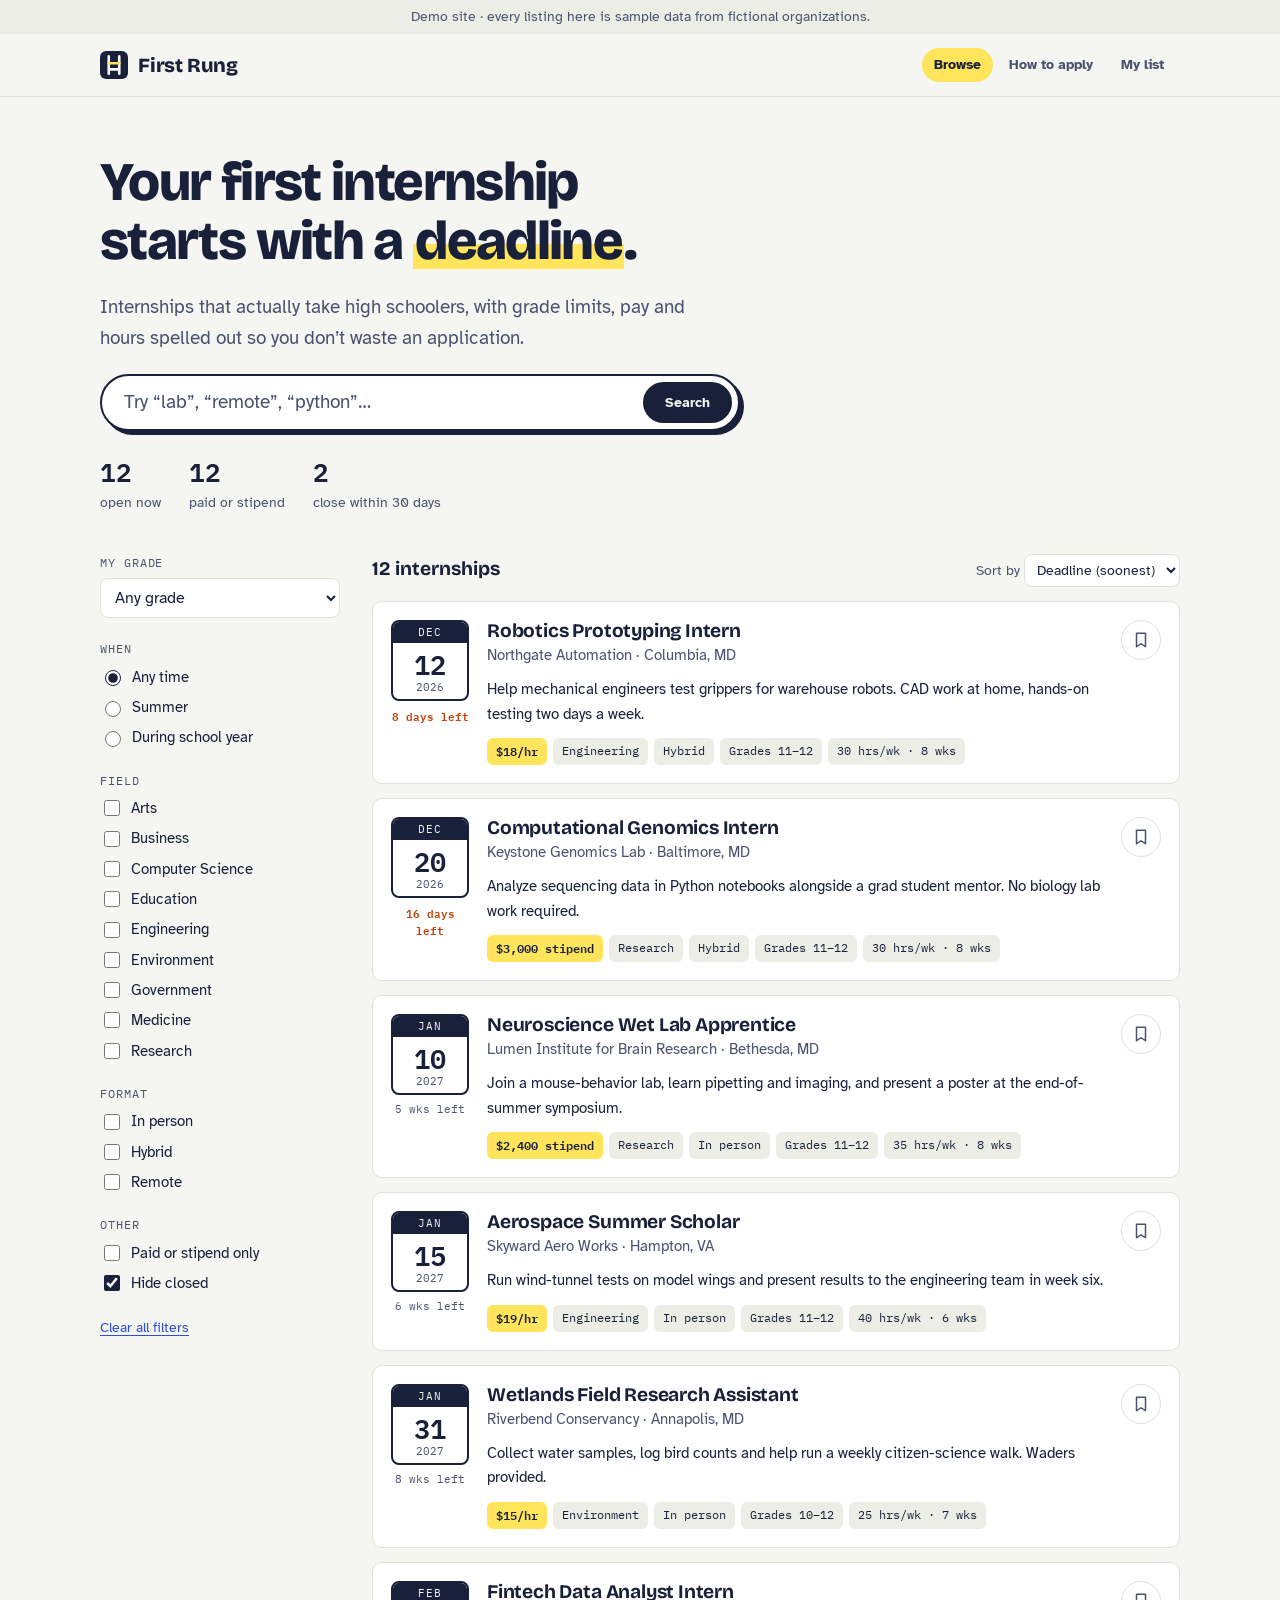
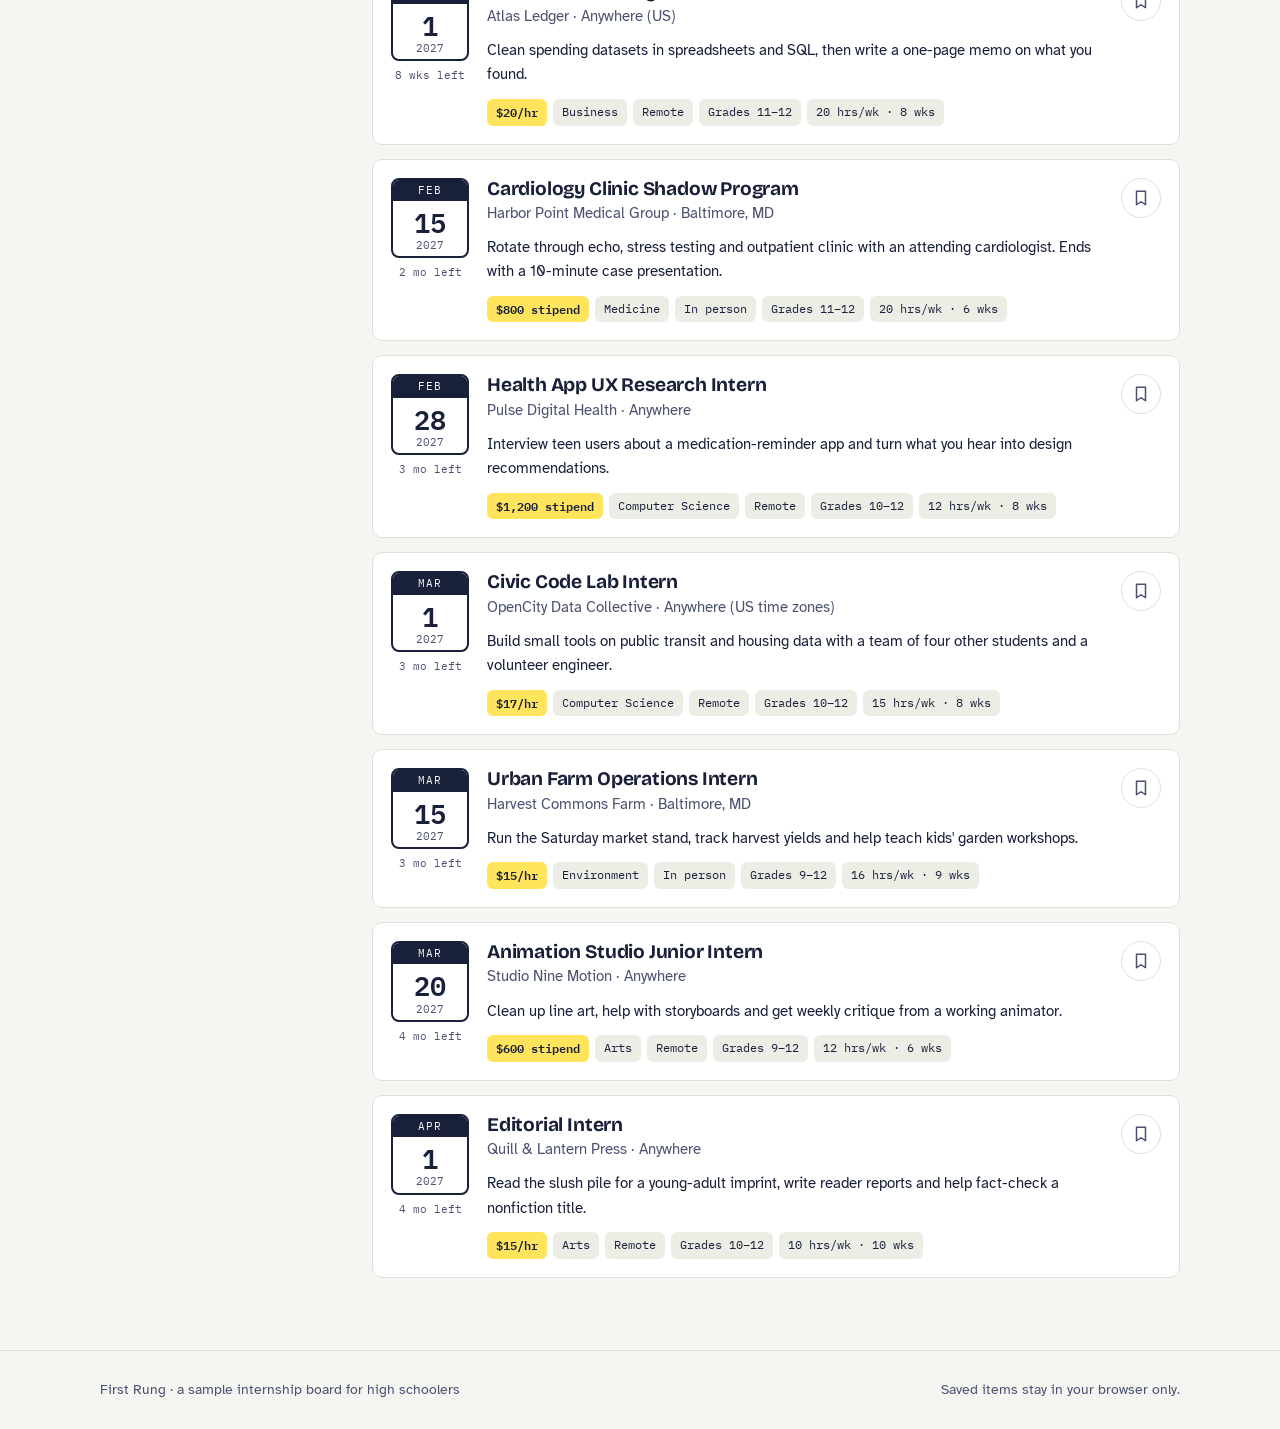
<file: index.html>
<!doctype html><html lang="en"><head><title>First Rung · High school internships</title>
<meta name="description" content="Find paid and unpaid internships open to high school students, sorted by deadline.">
<meta charset="utf-8">
<meta name="viewport" content="width=device-width, initial-scale=1">
<link rel="preconnect" href="https://fonts.googleapis.com">
<link rel="preconnect" href="https://fonts.gstatic.com" crossorigin>
<link rel="stylesheet" href="https://fonts.googleapis.com/css2?family=Atkinson+Hyperlegible:wght@400;700&family=Bricolage+Grotesque:opsz,wght@12..96,600;12..96,800&family=IBM+Plex+Mono:wght@400;600&display=swap">
<link rel="stylesheet" href="styles.css">
<link rel="icon" href="data:image/svg+xml,%3Csvg xmlns='http://www.w3.org/2000/svg' viewBox='0 0 32 32'%3E%3Crect width='32' height='32' rx='7' fill='%2318203a'/%3E%3Cpath d='M10 6v20M22 6v20M10 21h12M10 14h12' stroke='%23ffe45c' stroke-width='3' stroke-linecap='round'/%3E%3C/svg%3E">
</head><body data-page="browse">
<div class="sample-note">Demo site · every listing here is sample data from fictional organizations.</div>
<header class="site-head">
  <div class="wrap">
    <a class="brand" href="index.html">
      <svg width="28" height="28" viewBox="0 0 32 32" aria-hidden="true"><rect width="32" height="32" rx="7" fill="currentColor"/><path d="M10 6v20M22 6v20M10 21h12" stroke="var(--paper)" stroke-width="3" stroke-linecap="round"/><path d="M10 14h12" stroke="var(--hl)" stroke-width="3" stroke-linecap="round"/></svg>
      First Rung
    </a>
    <nav class="nav" aria-label="Main">
      <a href="index.html" aria-current="page">Browse</a>
      <a href="guide.html">How to apply</a>
      <a href="tracker.html">My list <span class="count-badge" data-saved-count></span></a>
    </nav>
  </div>
</header>
<main>
  <section class="wrap hero">
    <h1>Your first internship starts with a <span class="mark">deadline</span>.</h1>
    <p>Internships that actually take high schoolers, with grade limits, pay and hours spelled out so you don’t waste an application.</p>
    <form class="search" id="search-form" role="search">
      <label for="q" class="visually-hidden" style="position:absolute;left:-9999px">Search internships</label>
      <input id="q" type="search" placeholder="Try “lab”, “remote”, “python”…" autocomplete="off">
      <button class="btn" type="submit">Search</button>
    </form>
    <div class="stats" aria-label="Board summary">
      <div><b id="stat-open">–</b>open now</div>
      <div><b id="stat-paid">–</b>paid or stipend</div>
      <div><b id="stat-soon">–</b>close within 30 days</div>
    </div>
  </section>

  <section class="wrap board" id="results">
    <form class="filters" id="filters" data-collapsed="true" aria-label="Filters">
      <button class="btn ghost toggle-filters" type="button" id="toggle-filters" aria-expanded="false" aria-controls="filter-body">Show filters</button>
      <div class="filter-body" id="filter-body">
        <fieldset>
          <legend>My grade</legend>
          <select name="grade" id="f-grade" aria-label="My grade">
            <option value="">Any grade</option><option value="9">9th</option><option value="10">10th</option><option value="11">11th</option><option value="12">12th</option>
          </select>
        </fieldset>
        <fieldset>
          <legend>When</legend>
          <label><input type="radio" name="season" value="any" checked id="s-any"> Any time</label>
          <label><input type="radio" name="season" value="Summer" id="s-summer"> Summer</label>
          <label><input type="radio" name="season" value="School year" id="s-year"> During school year</label>
        </fieldset>
        <fieldset>
          <legend>Field</legend>
          <div id="field-opts" style="display:grid;gap:6px"></div>
        </fieldset>
        <fieldset>
          <legend>Format</legend>
          <label><input type="checkbox" name="mode" value="In person" id="m-in"> In person</label>
          <label><input type="checkbox" name="mode" value="Hybrid" id="m-hy"> Hybrid</label>
          <label><input type="checkbox" name="mode" value="Remote" id="m-re"> Remote</label>
        </fieldset>
        <fieldset>
          <legend>Other</legend>
          <label><input type="checkbox" name="paid" id="f-paid"> Paid or stipend only</label>
          <label><input type="checkbox" name="hideClosed" id="f-closed" checked> Hide closed</label>
        </fieldset>
        <button type="button" class="clear" id="clear">Clear all filters</button>
      </div>
    </form>

    <div style="min-width:0">
      <div class="results-head">
        <h2 id="result-count" aria-live="polite">Internships</h2>
        <label style="font-size:.85rem;color:var(--ink-2)">Sort by
          <select id="sort">
            <option value="deadline">Deadline (soonest)</option>
            <option value="pay">Pay (highest)</option>
            <option value="hours">Hours (fewest)</option>
          </select>
        </label>
      </div>
      <div class="list" id="list"></div>
    </div>
  </section>
</main>
<footer class="site-foot"><div class="wrap"><span>First Rung · a sample internship board for high schoolers</span><span>Saved items stay in your browser only.</span></div></footer>
<script src="data.js"></script>
<script src="app.js"></script>
</body></html>
</file>
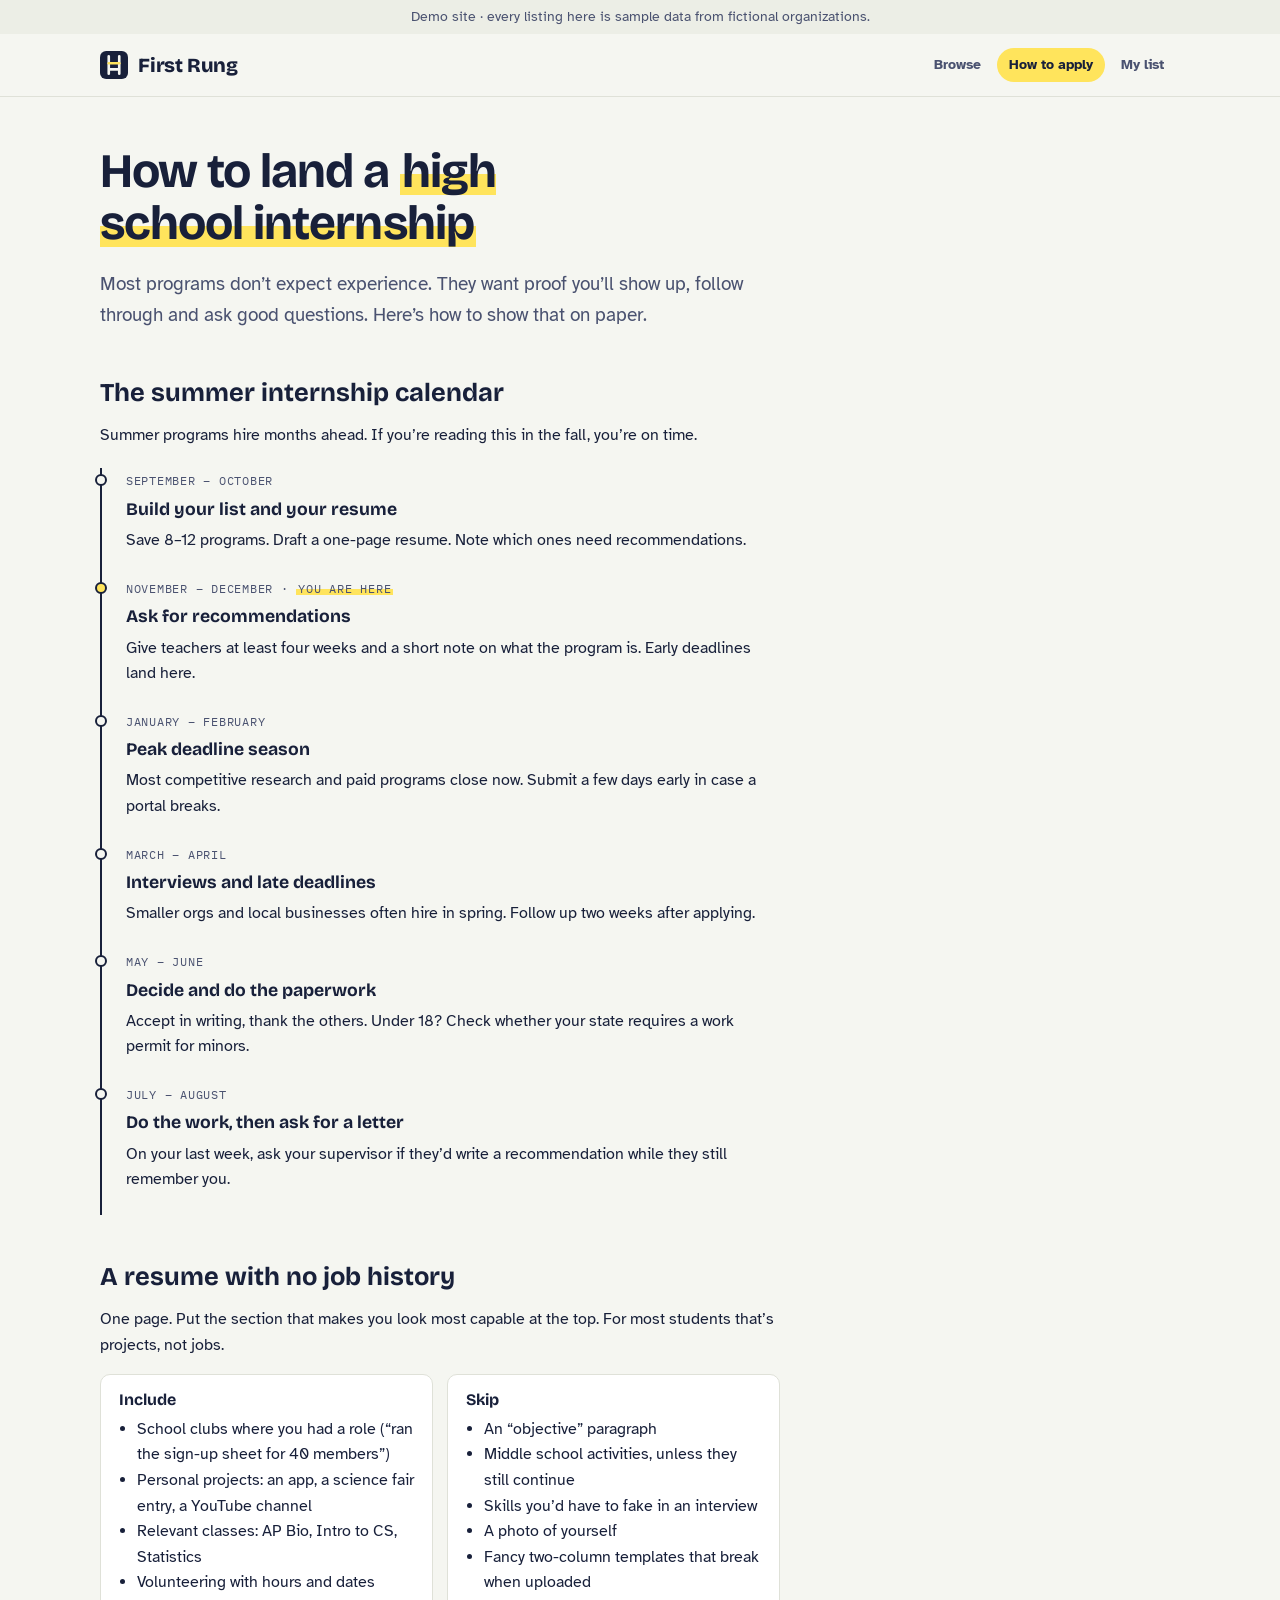
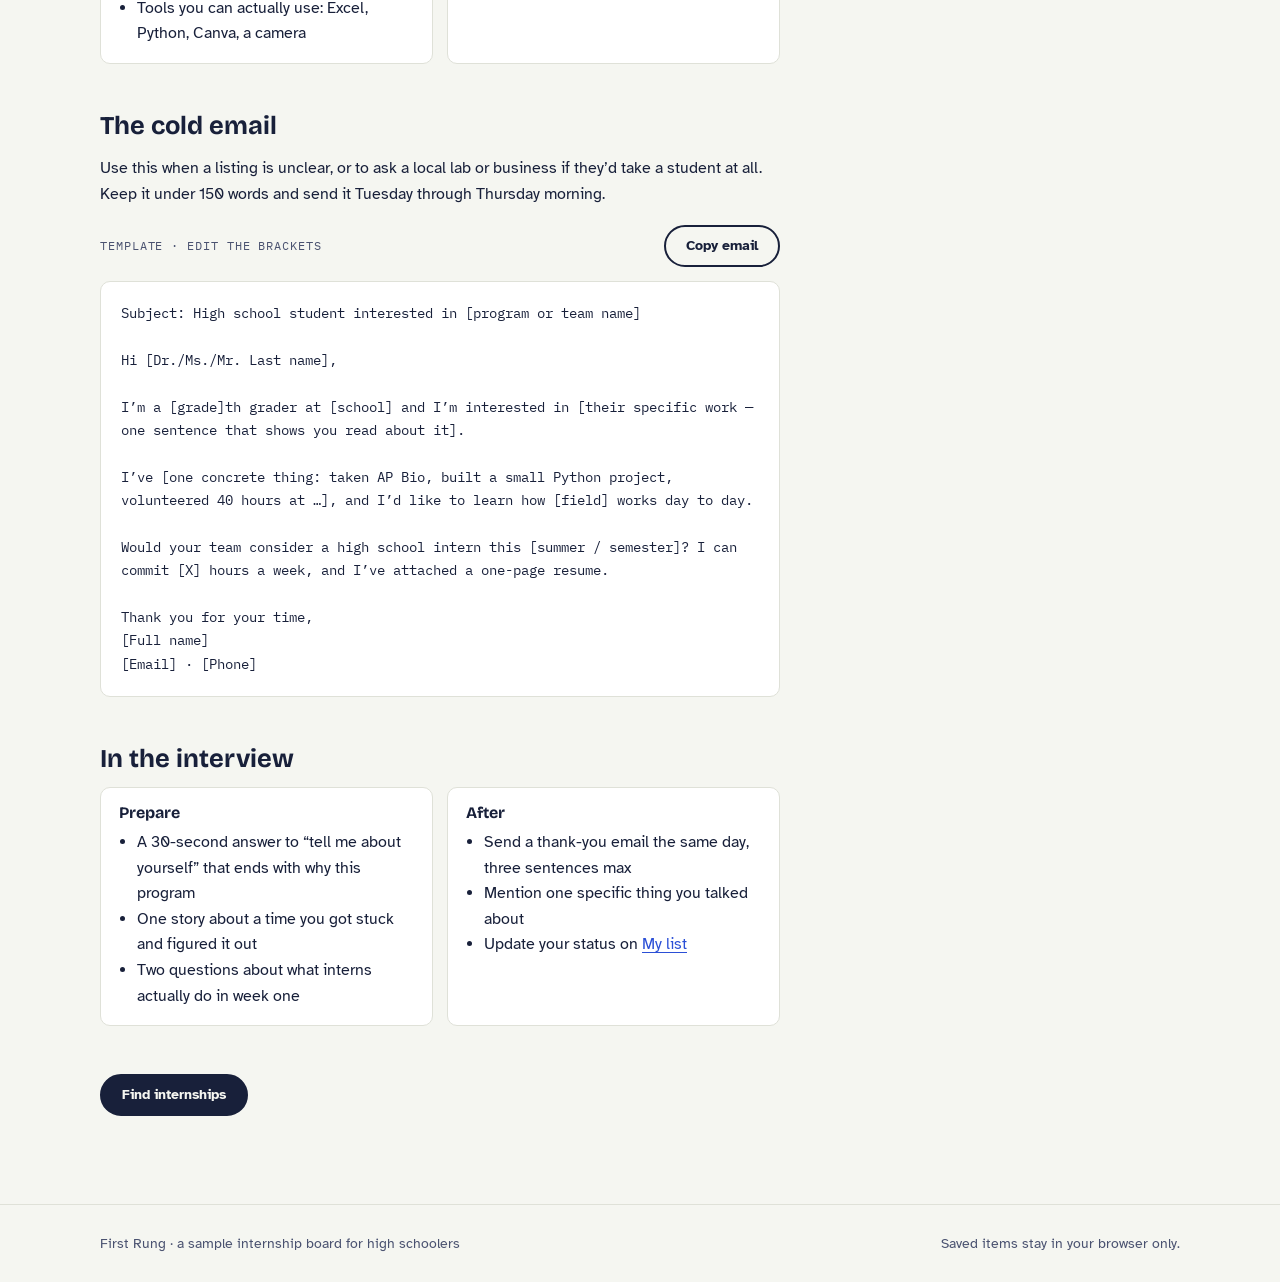
<file: guide.html>
<!doctype html><html lang="en"><head><title>How to apply · First Rung</title>
<meta charset="utf-8">
<meta name="viewport" content="width=device-width, initial-scale=1">
<meta name="description" content="A month-by-month plan, a no-experience resume layout and a cold email template for high school internship applications.">
<link rel="preconnect" href="https://fonts.googleapis.com">
<link rel="preconnect" href="https://fonts.gstatic.com" crossorigin>
<link rel="stylesheet" href="https://fonts.googleapis.com/css2?family=Atkinson+Hyperlegible:wght@400;700&family=Bricolage+Grotesque:opsz,wght@12..96,600;12..96,800&family=IBM+Plex+Mono:wght@400;600&display=swap">
<link rel="stylesheet" href="styles.css">
<link rel="icon" href="data:image/svg+xml,%3Csvg xmlns='http://www.w3.org/2000/svg' viewBox='0 0 32 32'%3E%3Crect width='32' height='32' rx='7' fill='%2318203a'/%3E%3Cpath d='M10 6v20M22 6v20M10 21h12M10 14h12' stroke='%23ffe45c' stroke-width='3' stroke-linecap='round'/%3E%3C/svg%3E">
</head><body data-page="guide">
<div class="sample-note">Demo site · every listing here is sample data from fictional organizations.</div>
<header class="site-head">
  <div class="wrap">
    <a class="brand" href="index.html">
      <svg width="28" height="28" viewBox="0 0 32 32" aria-hidden="true"><rect width="32" height="32" rx="7" fill="currentColor"/><path d="M10 6v20M22 6v20M10 21h12" stroke="var(--paper)" stroke-width="3" stroke-linecap="round"/><path d="M10 14h12" stroke="var(--hl)" stroke-width="3" stroke-linecap="round"/></svg>
      First Rung
    </a>
    <nav class="nav" aria-label="Main">
      <a href="index.html">Browse</a>
      <a href="guide.html" aria-current="page">How to apply</a>
      <a href="tracker.html">My list <span class="count-badge" data-saved-count></span></a>
    </nav>
  </div>
</header>

<main class="wrap">
  <article class="prose" style="padding-block:48px 72px">
    <h1 style="font-size:clamp(2rem,5vw,3rem);letter-spacing:-0.02em">How to land a <span class="mark">high school internship</span></h1>
    <p style="font-size:1.2rem;color:var(--ink-2)">Most programs don’t expect experience. They want proof you’ll show up, follow through and ask good questions. Here’s how to show that on paper.</p>

    <h2>The summer internship calendar</h2>
    <p>Summer programs hire months ahead. If you’re reading this in the fall, you’re on time.</p>
    <ol class="timeline">
      <li data-months="8,9"><span class="when">September – October</span><strong>Build your list and your resume</strong><p>Save 8–12 programs. Draft a one-page resume. Note which ones need recommendations.</p></li>
      <li data-months="10,11"><span class="when">November – December</span><strong>Ask for recommendations</strong><p>Give teachers at least four weeks and a short note on what the program is. Early deadlines land here.</p></li>
      <li data-months="0,1"><span class="when">January – February</span><strong>Peak deadline season</strong><p>Most competitive research and paid programs close now. Submit a few days early in case a portal breaks.</p></li>
      <li data-months="2,3"><span class="when">March – April</span><strong>Interviews and late deadlines</strong><p>Smaller orgs and local businesses often hire in spring. Follow up two weeks after applying.</p></li>
      <li data-months="4,5"><span class="when">May – June</span><strong>Decide and do the paperwork</strong><p>Accept in writing, thank the others. Under 18? Check whether your state requires a work permit for minors.</p></li>
      <li data-months="6,7"><span class="when">July – August</span><strong>Do the work, then ask for a letter</strong><p>On your last week, ask your supervisor if they’d write a recommendation while they still remember you.</p></li>
    </ol>

    <h2>A resume with no job history</h2>
    <p>One page. Put the section that makes you look most capable at the top. For most students that’s projects, not jobs.</p>
    <div class="do-dont">
      <div>
        <h3>Include</h3>
        <ul>
          <li>School clubs where you had a role (“ran the sign-up sheet for 40 members”)</li>
          <li>Personal projects: an app, a science fair entry, a YouTube channel</li>
          <li>Relevant classes: AP Bio, Intro to CS, Statistics</li>
          <li>Volunteering with hours and dates</li>
          <li>Tools you can actually use: Excel, Python, Canva, a camera</li>
        </ul>
      </div>
      <div>
        <h3>Skip</h3>
        <ul>
          <li>An “objective” paragraph</li>
          <li>Middle school activities, unless they still continue</li>
          <li>Skills you’d have to fake in an interview</li>
          <li>A photo of yourself</li>
          <li>Fancy two-column templates that break when uploaded</li>
        </ul>
      </div>
    </div>

    <h2 id="apply">The cold email</h2>
    <p>Use this when a listing is unclear, or to ask a local lab or business if they’d take a student at all. Keep it under 150 words and send it Tuesday through Thursday morning.</p>
    <div class="template-bar">
      <span class="label" style="margin:0">Template · edit the brackets</span>
      <button class="btn ghost" type="button" data-copy="email-template">Copy email</button>
    </div>
    <div class="template" id="email-template">Subject: High school student interested in [program or team name]

Hi [Dr./Ms./Mr. Last name],

I’m a [grade]th grader at [school] and I’m interested in [their specific work — one sentence that shows you read about it].

I’ve [one concrete thing: taken AP Bio, built a small Python project, volunteered 40 hours at …], and I’d like to learn how [field] works day to day.

Would your team consider a high school intern this [summer / semester]? I can commit [X] hours a week, and I’ve attached a one-page resume.

Thank you for your time,
[Full name]
[Email] · [Phone]</div>

    <h2>In the interview</h2>
    <div class="do-dont">
      <div>
        <h3>Prepare</h3>
        <ul>
          <li>A 30-second answer to “tell me about yourself” that ends with why this program</li>
          <li>One story about a time you got stuck and figured it out</li>
          <li>Two questions about what interns actually do in week one</li>
        </ul>
      </div>
      <div>
        <h3>After</h3>
        <ul>
          <li>Send a thank-you email the same day, three sentences max</li>
          <li>Mention one specific thing you talked about</li>
          <li>Update your status on <a href="tracker.html">My list</a></li>
        </ul>
      </div>
    </div>

    <p style="margin-top:48px"><a class="btn" href="index.html">Find internships</a></p>
  </article>
</main>

<footer class="site-foot"><div class="wrap"><span>First Rung · a sample internship board for high schoolers</span><span>Saved items stay in your browser only.</span></div></footer>
<script src="data.js"></script>
<script src="app.js"></script>
</body></html>
</file>
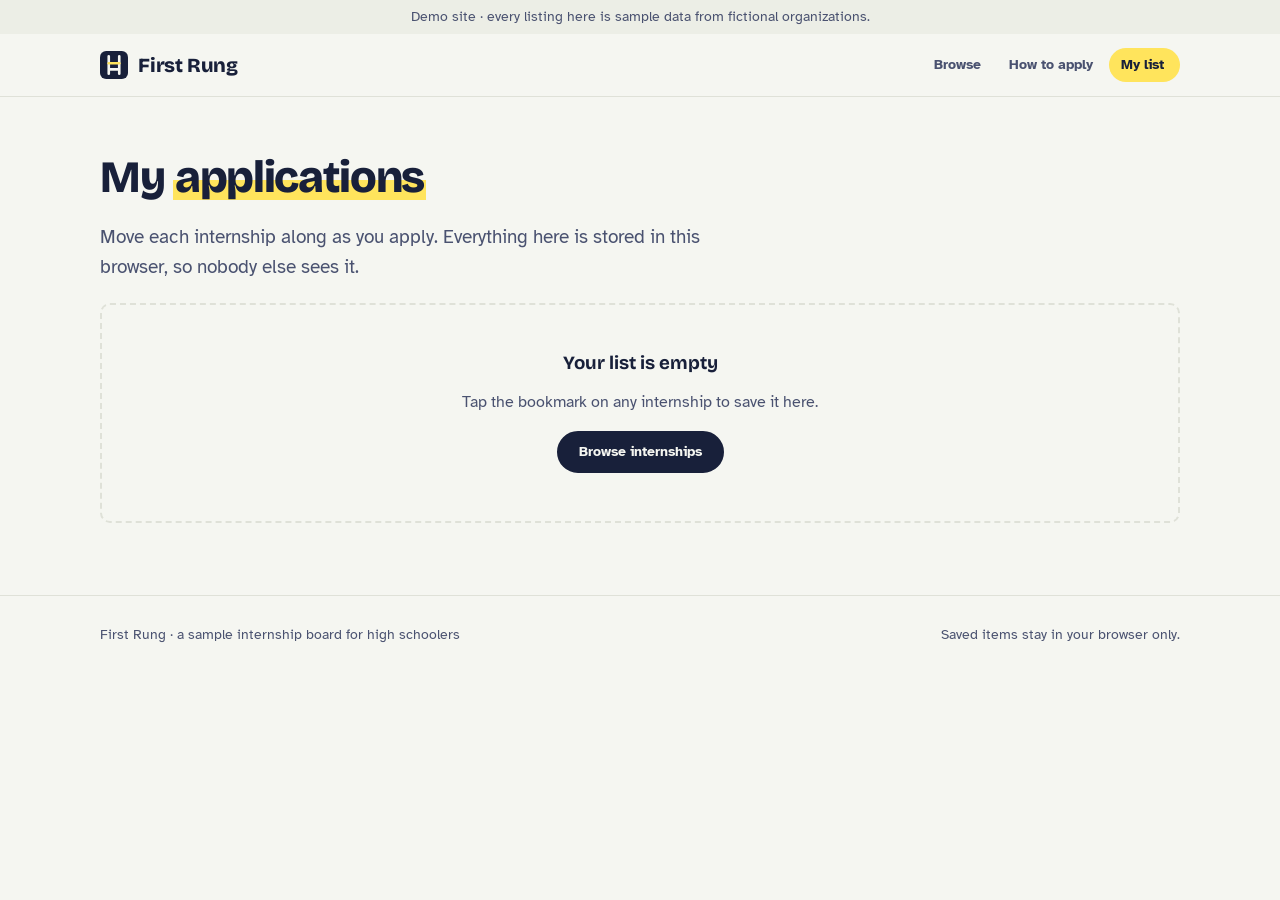
<file: tracker.html>
<!doctype html><html lang="en"><head><title>My list · First Rung</title>
<meta charset="utf-8">
<meta name="viewport" content="width=device-width, initial-scale=1">
<link rel="preconnect" href="https://fonts.googleapis.com">
<link rel="preconnect" href="https://fonts.gstatic.com" crossorigin>
<link rel="stylesheet" href="https://fonts.googleapis.com/css2?family=Atkinson+Hyperlegible:wght@400;700&family=Bricolage+Grotesque:opsz,wght@12..96,600;12..96,800&family=IBM+Plex+Mono:wght@400;600&display=swap">
<link rel="stylesheet" href="styles.css">
<link rel="icon" href="data:image/svg+xml,%3Csvg xmlns='http://www.w3.org/2000/svg' viewBox='0 0 32 32'%3E%3Crect width='32' height='32' rx='7' fill='%2318203a'/%3E%3Cpath d='M10 6v20M22 6v20M10 21h12M10 14h12' stroke='%23ffe45c' stroke-width='3' stroke-linecap='round'/%3E%3C/svg%3E">
</head><body data-page="tracker">
<div class="sample-note">Demo site · every listing here is sample data from fictional organizations.</div>
<header class="site-head">
  <div class="wrap">
    <a class="brand" href="index.html">
      <svg width="28" height="28" viewBox="0 0 32 32" aria-hidden="true"><rect width="32" height="32" rx="7" fill="currentColor"/><path d="M10 6v20M22 6v20M10 21h12" stroke="var(--paper)" stroke-width="3" stroke-linecap="round"/><path d="M10 14h12" stroke="var(--hl)" stroke-width="3" stroke-linecap="round"/></svg>
      First Rung
    </a>
    <nav class="nav" aria-label="Main">
      <a href="index.html">Browse</a>
      <a href="guide.html">How to apply</a>
      <a href="tracker.html" aria-current="page">My list <span class="count-badge" data-saved-count></span></a>
    </nav>
  </div>
</header>
<main class="wrap">
  <section class="hero" style="padding-bottom:20px">
    <h1 style="font-size:clamp(1.9rem,4vw,2.8rem)">My <span class="mark">applications</span></h1>
    <p>Move each internship along as you apply. Everything here is stored in this browser, so nobody else sees it.</p>
  </section>
  <div class="empty" id="tracker-empty" hidden style="margin-bottom:72px">
    <h3>Your list is empty</h3>
    <p>Tap the bookmark on any internship to save it here.</p>
    <a class="btn" href="index.html">Browse internships</a>
  </div>
  <div class="tracker" id="tracker"></div>
</main>
<footer class="site-foot"><div class="wrap"><span>First Rung · a sample internship board for high schoolers</span><span>Saved items stay in your browser only.</span></div></footer>
<script src="data.js"></script>
<script src="app.js"></script>
</body></html>
</file>
<file: styles.css>
/* Layout: a student planner page — tear-off deadline blocks down the left of each listing,
   highlighter marks for what matters, a narrow filter rail beside the results. */
:root {
  --paper: #f5f6f1;
  --card: #ffffff;
  --ink: #18203a;
  --ink-2: #4a5270;
  --rule: #dfe1d8;
  --hl: #ffe45c;          /* highlighter */
  --hl-ink: #18203a;
  --pencil: #2b4fd6;      /* blue pencil — links, focus */
  --open: #1d7a4a;
  --soon: #c2410c;
  --closed: #8a8d99;
  --chip: #eceee6;

  --display: "Bricolage Grotesque", "Avenir Next", "Segoe UI", system-ui, sans-serif;
  --body: "Atkinson Hyperlegible", "Helvetica Neue", Arial, sans-serif;
  --mono: "IBM Plex Mono", ui-monospace, "SF Mono", Menlo, monospace;

  --step--1: 0.85rem;
  --step-0: 1rem;
  --step-1: 1.2rem;
  --step-2: 1.6rem;
  --step-3: clamp(2rem, 5vw, 3.4rem);
  --radius: 10px;
  color-scheme: light;
}
@media (prefers-color-scheme: dark) {
  :root:not([data-theme="light"]) {
    --paper: #12162a; --card: #1a1f36; --ink: #eef0f7; --ink-2: #a7adc4; --rule: #2c3350;
    --hl: #f5d63d; --hl-ink: #12162a; --pencil: #8aa4ff; --open: #4ccb88; --soon: #ff8a4c;
    --closed: #7d8299; --chip: #252b47; color-scheme: dark;
  }
}
:root[data-theme="dark"] {
  --paper: #12162a; --card: #1a1f36; --ink: #eef0f7; --ink-2: #a7adc4; --rule: #2c3350;
  --hl: #f5d63d; --hl-ink: #12162a; --pencil: #8aa4ff; --open: #4ccb88; --soon: #ff8a4c;
  --closed: #7d8299; --chip: #252b47; color-scheme: dark;
}

*, *::before, *::after { box-sizing: border-box; }
html { -webkit-text-size-adjust: 100%; }
body {
  margin: 0;
  background: var(--paper);
  color: var(--ink);
  font: 400 var(--step-0)/1.6 var(--body);
}
img { max-width: 100%; }
[hidden] { display: none !important; }
a { color: var(--pencil); text-underline-offset: 3px; }
:focus-visible { outline: 3px solid var(--pencil); outline-offset: 2px; border-radius: 4px; }
h1, h2, h3 { font-family: var(--display); line-height: 1.1; text-wrap: balance; margin: 0; }

.wrap { width: 100%; max-width: 1120px; margin-inline: auto; padding-inline: 20px; }

/* ---------- Header ---------- */
.site-head {
  position: sticky; top: 0; z-index: 10;
  background: color-mix(in srgb, var(--paper) 88%, transparent);
  backdrop-filter: blur(8px);
  border-bottom: 1px solid var(--rule);
}
.site-head .wrap { display: flex; align-items: center; gap: 24px; padding-block: 14px; flex-wrap: wrap; }
.brand { display: flex; align-items: center; gap: 10px; text-decoration: none; color: var(--ink); font-family: var(--display); font-weight: 800; font-size: 1.25rem; letter-spacing: -0.01em; }
.brand svg { flex: none; }
.nav { display: flex; gap: 4px; margin-left: auto; flex-wrap: wrap; }
.nav a {
  color: var(--ink-2); text-decoration: none; padding: 6px 12px; border-radius: 999px; font-weight: 700; font-size: var(--step--1);
}
.nav a:hover { color: var(--ink); background: var(--chip); }
.nav a[aria-current="page"] { color: var(--hl-ink); background: var(--hl); }
.count-badge { font-family: var(--mono); font-size: 0.75rem; margin-left: 4px; }

.sample-note {
  font-size: var(--step--1); color: var(--ink-2); background: var(--chip);
  text-align: center; padding: 6px 16px;
}

/* ---------- Hero ---------- */
.hero { padding-block: 56px 32px; display: grid; gap: 20px; }
.hero h1 { font-size: var(--step-3); font-weight: 800; letter-spacing: -0.03em; max-width: 16ch; }
.mark { background: linear-gradient(transparent 55%, var(--hl) 55% 92%, transparent 92%); padding-inline: 2px; }
.hero p { font-size: var(--step-1); color: var(--ink-2); max-width: 52ch; margin: 0; }
.search {
  display: flex; gap: 8px; max-width: 640px; background: var(--card); border: 2px solid var(--ink);
  border-radius: 999px; padding: 6px 6px 6px 20px; box-shadow: 4px 4px 0 var(--ink);
}
.search input { flex: 1; min-width: 0; border: 0; background: none; font: inherit; font-size: var(--step-1); color: var(--ink); outline: none; }
.search input::placeholder { color: var(--ink-2); }
.btn {
  display: inline-flex; align-items: center; justify-content: center; gap: 8px;
  font: 700 var(--step--1)/1 var(--body); border-radius: 999px; padding: 12px 20px;
  border: 2px solid var(--ink); background: var(--ink); color: var(--paper); cursor: pointer; text-decoration: none;
  transition: transform .12s ease, box-shadow .12s ease;
}
.btn:hover { transform: translate(-1px, -1px); box-shadow: 3px 3px 0 var(--hl); }
.btn.ghost { background: transparent; color: var(--ink); }
.btn.ghost:hover { box-shadow: 3px 3px 0 var(--ink); }
.btn.hl { background: var(--hl); color: var(--hl-ink); border-color: var(--hl-ink); }

.stats { display: flex; gap: 28px; flex-wrap: wrap; font-size: var(--step--1); color: var(--ink-2); }
.stats b { display: block; font-family: var(--mono); font-size: var(--step-2); color: var(--ink); font-weight: 600; }

/* ---------- Board ---------- */
.board { display: grid; grid-template-columns: 240px minmax(0, 1fr); gap: 32px; padding-block: 8px 72px; align-items: start; }
.filters { position: sticky; top: 84px; display: grid; gap: 22px; }
.filters fieldset { border: 0; padding: 0; margin: 0; display: grid; gap: 6px; }
.filters legend, .label {
  font-family: var(--mono); font-size: 0.72rem; text-transform: uppercase; letter-spacing: 0.08em; color: var(--ink-2); margin-bottom: 6px; padding: 0;
}
.filters label { display: flex; align-items: center; gap: 8px; cursor: pointer; font-size: 0.95rem; }
.filters input[type="checkbox"], .filters input[type="radio"] { accent-color: var(--ink); width: 16px; height: 16px; }
.filters select {
  font: inherit; padding: 8px 10px; border-radius: 8px; border: 1px solid var(--rule); background: var(--card); color: var(--ink);
}
.toggle-filters { display: none; }
.clear { background: none; border: 0; padding: 0; color: var(--pencil); font: inherit; font-size: var(--step--1); cursor: pointer; text-decoration: underline; text-underline-offset: 3px; justify-self: start; }

.results-head { display: flex; align-items: baseline; justify-content: space-between; gap: 12px; flex-wrap: wrap; margin-bottom: 14px; }
.results-head h2 { font-size: var(--step-1); }
.results-head select { font: inherit; font-size: var(--step--1); padding: 6px 8px; border-radius: 8px; border: 1px solid var(--rule); background: var(--card); color: var(--ink); }

.list { display: grid; gap: 14px; }
.listing {
  display: grid; grid-template-columns: 78px minmax(0, 1fr) auto; gap: 18px; align-items: start;
  background: var(--card); border: 1px solid var(--rule); border-radius: var(--radius); padding: 18px;
  transition: border-color .15s ease, transform .15s ease;
}
.listing:hover { border-color: var(--ink); }
.listing.is-closed { opacity: .62; }

/* tear-off calendar block */
.cal {
  border: 2px solid var(--ink); border-radius: 8px; text-align: center; overflow: hidden; background: var(--card);
  font-family: var(--mono); line-height: 1;
}
.cal .m { background: var(--ink); color: var(--paper); font-size: 0.7rem; letter-spacing: 0.1em; padding: 5px 0; text-transform: uppercase; }
.cal .d { font-size: 1.7rem; font-weight: 600; padding: 8px 0 4px; }
.cal .y { font-size: 0.66rem; color: var(--ink-2); padding-bottom: 6px; }
.cal-cap { font-family: var(--mono); font-size: 0.68rem; text-align: center; margin-top: 6px; color: var(--ink-2); }
.cal-cap.soon { color: var(--soon); font-weight: 600; }
.cal-cap.closed { color: var(--closed); }

.listing h3 { font-size: var(--step-1); font-weight: 700; letter-spacing: -0.01em; }
.listing h3 a { color: var(--ink); text-decoration: none; }
.listing h3 a:hover { text-decoration: underline; text-decoration-color: var(--hl); text-decoration-thickness: 4px; }
.org { color: var(--ink-2); font-size: 0.95rem; margin-top: 2px; }
.listing p { margin: 10px 0 0; font-size: 0.95rem; max-width: 65ch; }
.chips { display: flex; flex-wrap: wrap; gap: 6px; margin-top: 12px; }
.chip { font-family: var(--mono); font-size: 0.74rem; background: var(--chip); color: var(--ink); padding: 4px 9px; border-radius: 6px; white-space: nowrap; }
.chip.pay { background: var(--hl); color: var(--hl-ink); font-weight: 600; }
.chip.unpaid { background: transparent; border: 1px dashed var(--ink-2); color: var(--ink-2); }

.save {
  width: 40px; height: 40px; border-radius: 50%; border: 1px solid var(--rule); background: var(--card); color: var(--ink-2);
  display: grid; place-items: center; cursor: pointer; transition: all .15s ease;
}
.save:hover { border-color: var(--ink); color: var(--ink); }
.save[aria-pressed="true"] { background: var(--hl); color: var(--hl-ink); border-color: var(--hl-ink); }

.empty { padding: 48px 24px; text-align: center; border: 2px dashed var(--rule); border-radius: var(--radius); color: var(--ink-2); }
.empty h3 { color: var(--ink); margin-bottom: 8px; }

/* ---------- Detail page ---------- */
.crumb { font-size: var(--step--1); padding-top: 28px; }
.detail { display: grid; grid-template-columns: minmax(0, 1fr) 320px; gap: 40px; padding-block: 20px 72px; align-items: start; }
.detail h1 { font-size: clamp(1.9rem, 4vw, 2.8rem); font-weight: 800; letter-spacing: -0.02em; }
.detail .org { font-size: var(--step-1); margin-top: 6px; }
.detail .lede { font-size: var(--step-1); margin: 22px 0 0; max-width: 60ch; }
.section { margin-top: 36px; }
.section h2 { font-size: var(--step-1); margin-bottom: 12px; }
.checklist { list-style: none; padding: 0; margin: 0; display: grid; gap: 8px; }
.checklist li { display: flex; gap: 10px; align-items: flex-start; }
.checklist input { margin-top: 5px; accent-color: var(--ink); width: 16px; height: 16px; flex: none; }
.checklist label { cursor: pointer; }
.side { position: sticky; top: 84px; background: var(--card); border: 2px solid var(--ink); border-radius: var(--radius); padding: 22px; display: grid; gap: 16px; box-shadow: 5px 5px 0 var(--ink); }
.facts { display: grid; grid-template-columns: auto 1fr; gap: 8px 16px; margin: 0; font-size: 0.95rem; }
.facts dt { font-family: var(--mono); font-size: 0.72rem; text-transform: uppercase; letter-spacing: 0.08em; color: var(--ink-2); padding-top: 3px; }
.facts dd { margin: 0; font-variant-numeric: tabular-nums; }
.eligible { border-radius: 8px; padding: 12px 14px; font-size: 0.92rem; background: var(--chip); }
.eligible select { font: inherit; padding: 4px 6px; border-radius: 6px; border: 1px solid var(--rule); background: var(--card); color: var(--ink); }
.eligible .verdict { margin-top: 8px; font-weight: 700; }
.verdict.yes { color: var(--open); }
.verdict.no { color: var(--soon); }

/* ---------- Guide ---------- */
.prose { max-width: 68ch; }
.prose h2 { font-size: var(--step-2); margin: 48px 0 14px; }
.prose p, .prose li { color: var(--ink); }
.timeline { list-style: none; padding: 0; margin: 20px 0 0; display: grid; gap: 0; border-left: 2px solid var(--ink); }
.timeline li { position: relative; padding: 0 0 22px 24px; }
.timeline li::before { content: ""; position: absolute; left: -7px; top: 6px; width: 12px; height: 12px; border-radius: 50%; background: var(--paper); border: 2px solid var(--ink); }
.timeline li.now::before { background: var(--hl); }
.timeline .when { font-family: var(--mono); font-size: 0.78rem; text-transform: uppercase; letter-spacing: 0.06em; color: var(--ink-2); }
.timeline strong { display: block; font-family: var(--display); font-size: 1.1rem; margin: 2px 0 4px; }
.timeline p { margin: 0; }
.template {
  background: var(--card); border: 1px solid var(--rule); border-radius: var(--radius); padding: 20px; margin-top: 14px;
  font-family: var(--mono); font-size: 0.86rem; line-height: 1.7; white-space: pre-wrap; overflow-x: auto;
}
.template-bar { display: flex; justify-content: space-between; align-items: center; gap: 12px; margin-top: 18px; flex-wrap: wrap; }
.do-dont { display: grid; grid-template-columns: repeat(auto-fit, minmax(240px, 1fr)); gap: 14px; margin-top: 14px; }
.do-dont > div { background: var(--card); border: 1px solid var(--rule); border-radius: var(--radius); padding: 16px 18px; }
.do-dont h3 { font-size: 1rem; margin-bottom: 8px; }
.do-dont ul { margin: 0; padding-left: 18px; }

/* ---------- Tracker ---------- */
.tracker { display: grid; grid-template-columns: repeat(4, minmax(0, 1fr)); gap: 14px; padding-block: 8px 72px; }
.col { background: var(--chip); border-radius: var(--radius); padding: 12px; min-height: 160px; display: grid; gap: 10px; align-content: start; }
.col h2 { font-size: 0.95rem; display: flex; justify-content: space-between; align-items: center; padding: 4px 4px 2px; }
.col h2 span { font-family: var(--mono); font-size: 0.78rem; color: var(--ink-2); }
.tcard { background: var(--card); border: 1px solid var(--rule); border-radius: 8px; padding: 12px; display: grid; gap: 8px; }
.tcard a { color: var(--ink); font-weight: 700; text-decoration: none; line-height: 1.3; }
.tcard a:hover { text-decoration: underline; }
.tcard .meta { font-family: var(--mono); font-size: 0.72rem; color: var(--ink-2); }
.tcard .meta.soon { color: var(--soon); }
.tcard select, .tcard textarea { font: inherit; font-size: 0.85rem; border: 1px solid var(--rule); border-radius: 6px; background: var(--paper); color: var(--ink); padding: 6px; width: 100%; }
.tcard textarea { resize: vertical; min-height: 34px; }
.tcard .rm { background: none; border: 0; color: var(--ink-2); font: inherit; font-size: 0.78rem; cursor: pointer; justify-self: start; padding: 0; text-decoration: underline; }
.col-empty { font-size: 0.85rem; color: var(--ink-2); padding: 4px; }

/* ---------- Footer ---------- */
.site-foot { border-top: 1px solid var(--rule); padding-block: 28px; color: var(--ink-2); font-size: var(--step--1); }
.site-foot .wrap { display: flex; justify-content: space-between; gap: 16px; flex-wrap: wrap; }

/* ---------- Responsive ---------- */
@media (max-width: 880px) {
  .board, .detail { grid-template-columns: minmax(0, 1fr); }
  .filters, .side { position: static; }
  .toggle-filters { display: inline-flex; }
  .filters[data-collapsed="true"] .filter-body { display: none; }
  .filter-body { display: grid; gap: 22px; }
  .tracker { grid-template-columns: repeat(2, minmax(0, 1fr)); }
}
@media (min-width: 881px) { .filter-body { display: grid; gap: 22px; } }
@media (max-width: 560px) {
  .wrap { padding-inline: 16px; }
  .hero { padding-block: 36px 24px; }
  .listing { grid-template-columns: 62px minmax(0, 1fr); gap: 14px; padding: 14px; }
  .listing .save { grid-column: 2; justify-self: start; }
  .cal .d { font-size: 1.35rem; }
  .tracker { grid-template-columns: minmax(0, 1fr); }
  .nav { margin-left: 0; width: 100%; }
  .search { padding-left: 16px; }
  .search .btn { padding: 10px 14px; }
}
@media (prefers-reduced-motion: reduce) {
  *, *::before, *::after { transition: none !important; animation: none !important; }
}
</file>
